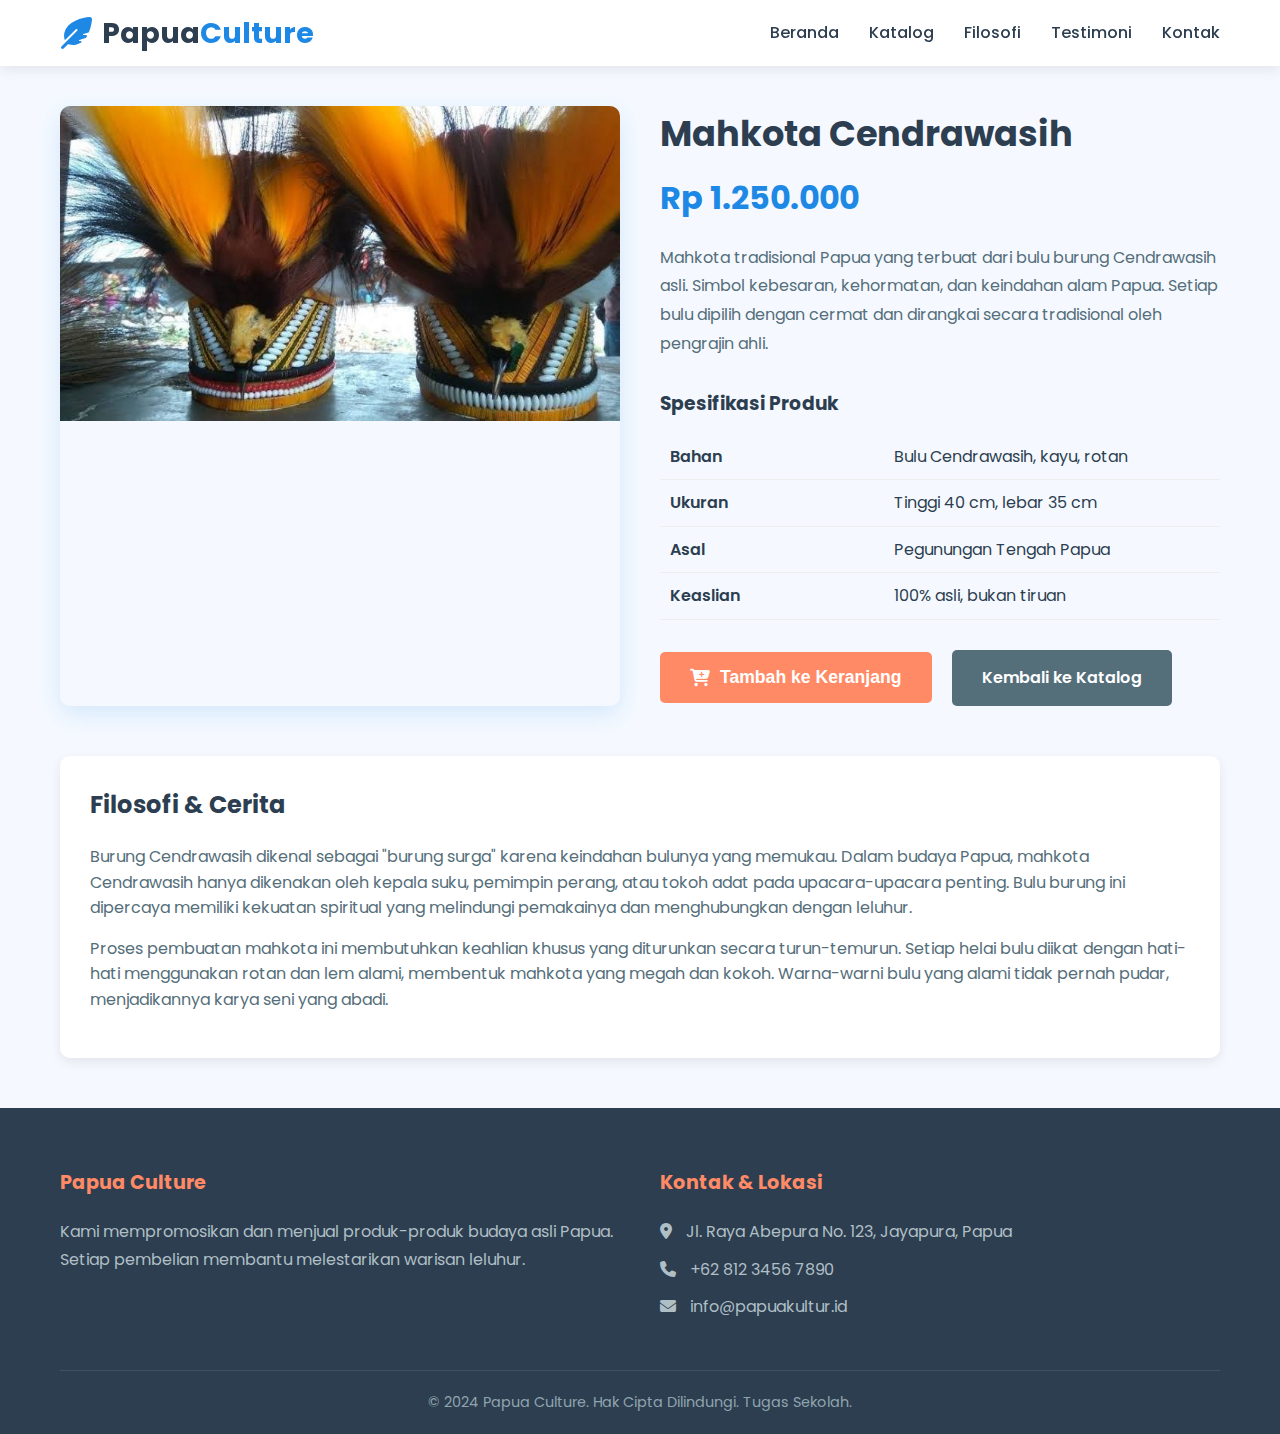
<file: mahkota-cendrawasih.html>
<!DOCTYPE html>
<html lang="id">
<head>
    <meta charset="UTF-8">
    <meta name="viewport" content="width=device-width, initial-scale=1.0">
    <title>Mahkota Cendrawasih - Papua Culture</title>
    <link rel="stylesheet" href="style.css">
    <link rel="stylesheet" href="https://cdnjs.cloudflare.com/ajax/libs/font-awesome/6.4.0/css/all.min.css">
    <link href="https://fonts.googleapis.com/css2?family=Poppins:wght@300;400;500;600;700&display=swap" rel="stylesheet">
</head>
<body>
    <header>
        <div class="container">
            <div class="logo">
                <i class="fas fa-feather-alt"></i>
                <h1>Papua<span>Culture</span></h1>
            </div>
            <nav>
                <ul>
                    <li><a href="index.html#beranda">Beranda</a></li>
                    <li><a href="index.html#katalog">Katalog</a></li>
                    <li><a href="index.html#filosofi">Filosofi</a></li>
                    <li><a href="index.html#testimoni">Testimoni</a></li>
                    <li><a href="index.html#kontak">Kontak</a></li>
                </ul>
            </nav>
            <div class="menu-toggle"><i class="fas fa-bars"></i></div>
        </div>
    </header>

    <main class="container">
        <div class="product-detail">
            <div class="detail-image">
                <img src="mahkota.jpeg" alt="Mahkota Cendrawasih">
            </div>
            <div class="detail-info">
                <h1>Mahkota Cendrawasih</h1>
                <p class="detail-price">Rp 1.250.000</p>
                <p class="detail-desc">Mahkota tradisional Papua yang terbuat dari bulu burung Cendrawasih asli. Simbol kebesaran, kehormatan, dan keindahan alam Papua. Setiap bulu dipilih dengan cermat dan dirangkai secara tradisional oleh pengrajin ahli.</p>
                
                <div class="detail-specs">
                    <h3>Spesifikasi Produk</h3>
                    <table>
                        <tr><td>Bahan</td><td>Bulu Cendrawasih, kayu, rotan</td></tr>
                        <tr><td>Ukuran</td><td>Tinggi 40 cm, lebar 35 cm</td></tr>
                        <tr><td>Asal</td><td>Pegunungan Tengah Papua</td></tr>
                        <tr><td>Keaslian</td><td>100% asli, bukan tiruan</td></tr>
                    </table>
                </div>

                <div class="detail-actions">
                    <button class="btn-add-to-cart" onclick="addToCart('Mahkota Cendrawasih')">
                        <i class="fas fa-cart-plus"></i> Tambah ke Keranjang
                    </button>
                    <a href="index.html#katalog" class="btn-back">Kembali ke Katalog</a>
                </div>
            </div>
        </div>

        <section class="product-description">
            <h2>Filosofi & Cerita</h2>
            <p>Burung Cendrawasih dikenal sebagai "burung surga" karena keindahan bulunya yang memukau. Dalam budaya Papua, mahkota Cendrawasih hanya dikenakan oleh kepala suku, pemimpin perang, atau tokoh adat pada upacara-upacara penting. Bulu burung ini dipercaya memiliki kekuatan spiritual yang melindungi pemakainya dan menghubungkan dengan leluhur.</p>
            <p>Proses pembuatan mahkota ini membutuhkan keahlian khusus yang diturunkan secara turun-temurun. Setiap helai bulu diikat dengan hati-hati menggunakan rotan dan lem alami, membentuk mahkota yang megah dan kokoh. Warna-warni bulu yang alami tidak pernah pudar, menjadikannya karya seni yang abadi.</p>
        </section>
    </main>

    <footer>
        <div class="container">
            <div class="footer-content">
                <div class="footer-about">
                    <h3>Papua Culture</h3>
                    <p>Kami mempromosikan dan menjual produk-produk budaya asli Papua. Setiap pembelian membantu melestarikan warisan leluhur.</p>
                </div>
                <div class="footer-contact">
                    <h4>Kontak & Lokasi</h4>
                    <p><i class="fas fa-map-marker-alt"></i> Jl. Raya Abepura No. 123, Jayapura, Papua</p>
                    <p><i class="fas fa-phone"></i> +62 812 3456 7890</p>
                    <p><i class="fas fa-envelope"></i> info@papuakultur.id</p>
                </div>
            </div>
            <div class="footer-bottom">
                <p>&copy; 2024 Papua Culture. Hak Cipta Dilindungi. Tugas Sekolah.</p>
            </div>
        </div>
    </footer>

    <script src="script.js"></script>
</body>
</html>
</file>
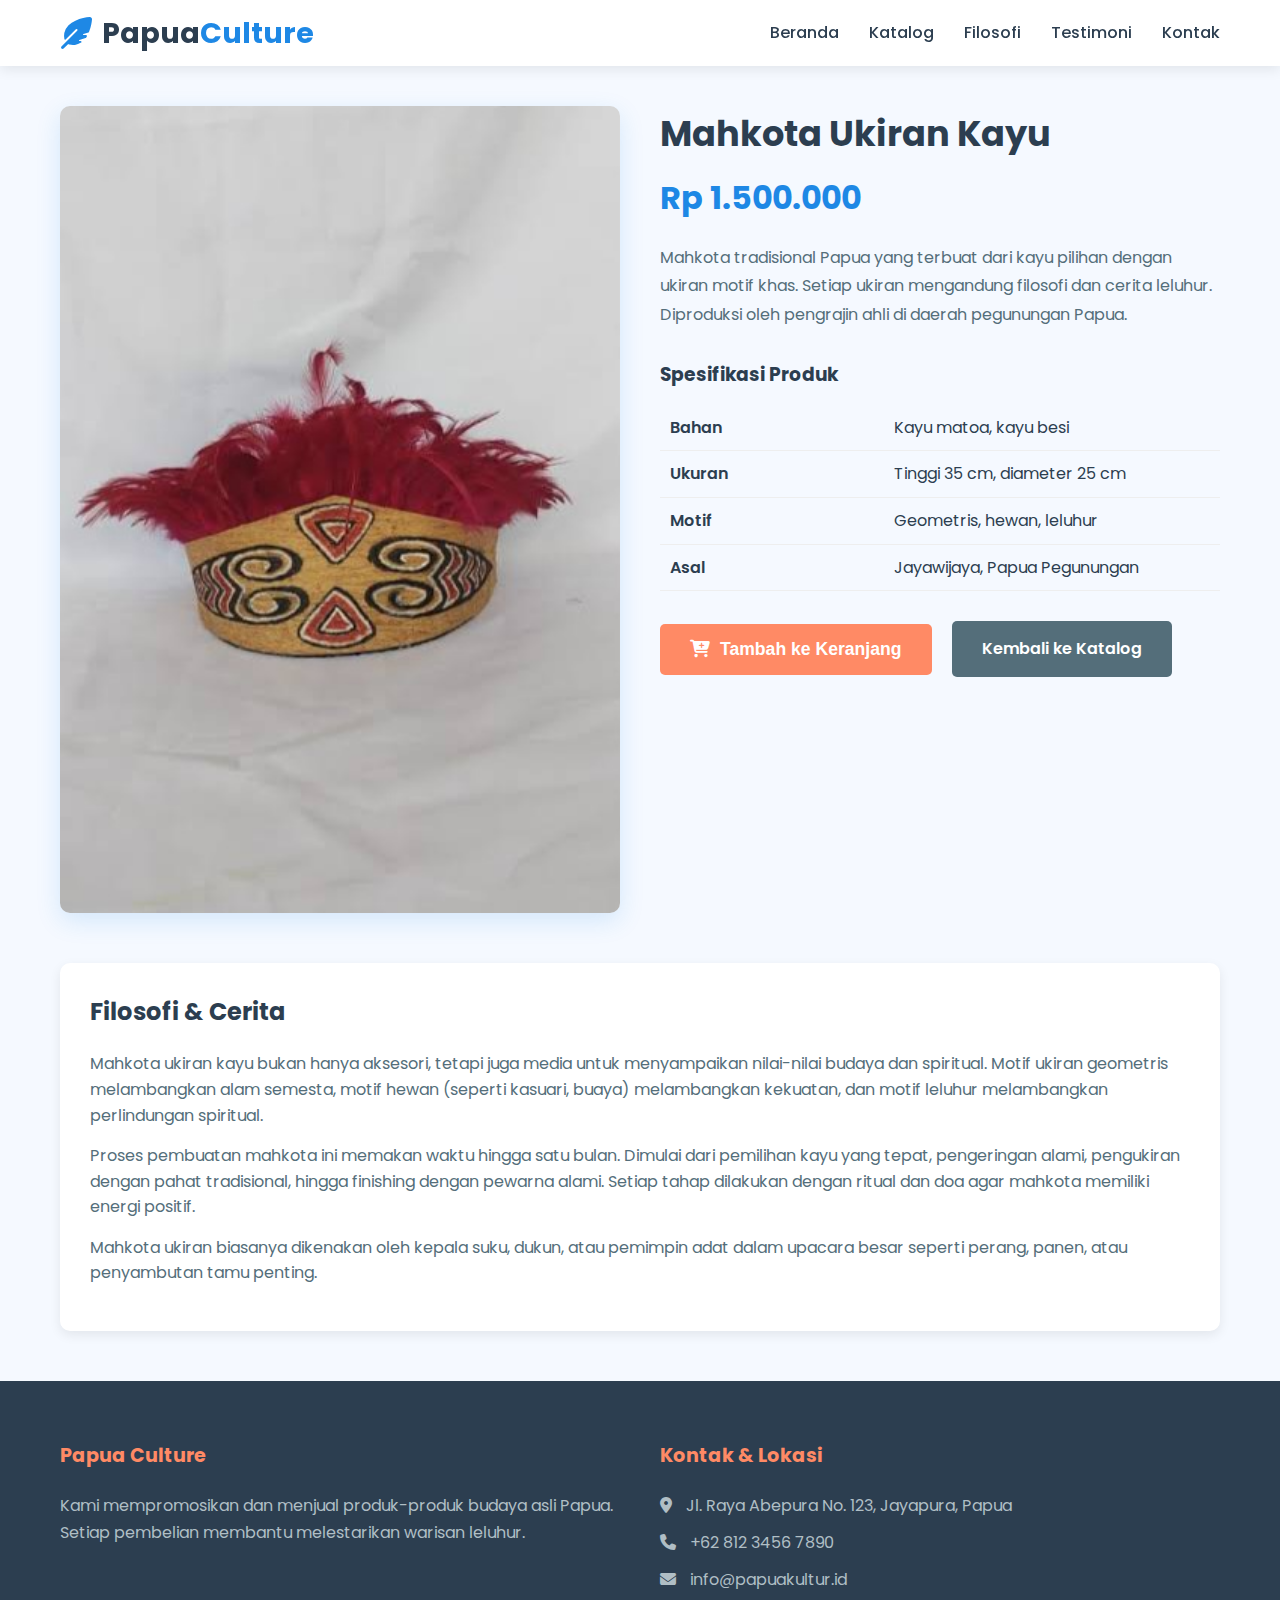
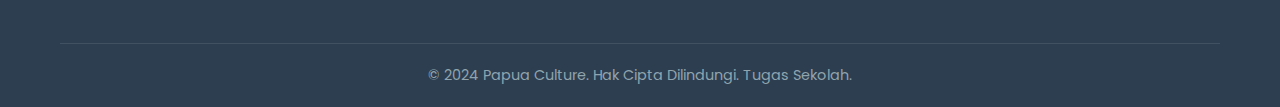
<file: mahkota-ukiran.html>
<!DOCTYPE html>
<html lang="id">
<head>
    <meta charset="UTF-8">
    <meta name="viewport" content="width=device-width, initial-scale=1.0">
    <title>Mahkota Ukiran Kayu - Papua Culture</title>
    <link rel="stylesheet" href="style.css">
    <link rel="stylesheet" href="https://cdnjs.cloudflare.com/ajax/libs/font-awesome/6.4.0/css/all.min.css">
    <link href="https://fonts.googleapis.com/css2?family=Poppins:wght@300;400;500;600;700&display=swap" rel="stylesheet">
</head>
<body>
    <header>
        <div class="container">
            <div class="logo">
                <i class="fas fa-feather-alt"></i>
                <h1>Papua<span>Culture</span></h1>
            </div>
            <nav>
                <ul>
                    <li><a href="index.html#beranda">Beranda</a></li>
                    <li><a href="index.html#katalog">Katalog</a></li>
                    <li><a href="index.html#filosofi">Filosofi</a></li>
                    <li><a href="index.html#testimoni">Testimoni</a></li>
                    <li><a href="index.html#kontak">Kontak</a></li>
                </ul>
            </nav>
            <div class="menu-toggle"><i class="fas fa-bars"></i></div>
        </div>
    </header>

    <main class="container">
        <div class="product-detail">
            <div class="detail-image">
                <img src="ukiran2.jpeg" alt="Mahkota Ukiran Kayu">
            </div>
            <div class="detail-info">
                <h1>Mahkota Ukiran Kayu</h1>
                <p class="detail-price">Rp 1.500.000</p>
                <p class="detail-desc">Mahkota tradisional Papua yang terbuat dari kayu pilihan dengan ukiran motif khas. Setiap ukiran mengandung filosofi dan cerita leluhur. Diproduksi oleh pengrajin ahli di daerah pegunungan Papua.</p>
                
                <div class="detail-specs">
                    <h3>Spesifikasi Produk</h3>
                    <table>
                        <tr><td>Bahan</td><td>Kayu matoa, kayu besi</td></tr>
                        <tr><td>Ukuran</td><td>Tinggi 35 cm, diameter 25 cm</td></tr>
                        <tr><td>Motif</td><td>Geometris, hewan, leluhur</td></tr>
                        <tr><td>Asal</td><td>Jayawijaya, Papua Pegunungan</td></tr>
                    </table>
                </div>

                <div class="detail-actions">
                    <button class="btn-add-to-cart" onclick="addToCart('Mahkota Ukiran Kayu')">
                        <i class="fas fa-cart-plus"></i> Tambah ke Keranjang
                    </button>
                    <a href="index.html#katalog" class="btn-back">Kembali ke Katalog</a>
                </div>
            </div>
        </div>

        <section class="product-description">
            <h2>Filosofi & Cerita</h2>
            <p>Mahkota ukiran kayu bukan hanya aksesori, tetapi juga media untuk menyampaikan nilai-nilai budaya dan spiritual. Motif ukiran geometris melambangkan alam semesta, motif hewan (seperti kasuari, buaya) melambangkan kekuatan, dan motif leluhur melambangkan perlindungan spiritual.</p>
            <p>Proses pembuatan mahkota ini memakan waktu hingga satu bulan. Dimulai dari pemilihan kayu yang tepat, pengeringan alami, pengukiran dengan pahat tradisional, hingga finishing dengan pewarna alami. Setiap tahap dilakukan dengan ritual dan doa agar mahkota memiliki energi positif.</p>
            <p>Mahkota ukiran biasanya dikenakan oleh kepala suku, dukun, atau pemimpin adat dalam upacara besar seperti perang, panen, atau penyambutan tamu penting.</p>
        </section>
    </main>

    <footer>
        <div class="container">
            <div class="footer-content">
                <div class="footer-about">
                    <h3>Papua Culture</h3>
                    <p>Kami mempromosikan dan menjual produk-produk budaya asli Papua. Setiap pembelian membantu melestarikan warisan leluhur.</p>
                </div>
                <div class="footer-contact">
                    <h4>Kontak & Lokasi</h4>
                    <p><i class="fas fa-map-marker-alt"></i> Jl. Raya Abepura No. 123, Jayapura, Papua</p>
                    <p><i class="fas fa-phone"></i> +62 812 3456 7890</p>
                    <p><i class="fas fa-envelope"></i> info@papuakultur.id</p>
                </div>
            </div>
            <div class="footer-bottom">
                <p>&copy; 2024 Papua Culture. Hak Cipta Dilindungi. Tugas Sekolah.</p>
            </div>
        </div>
    </footer>

    <script src="script.js"></script>
</body>
</html>
</file>
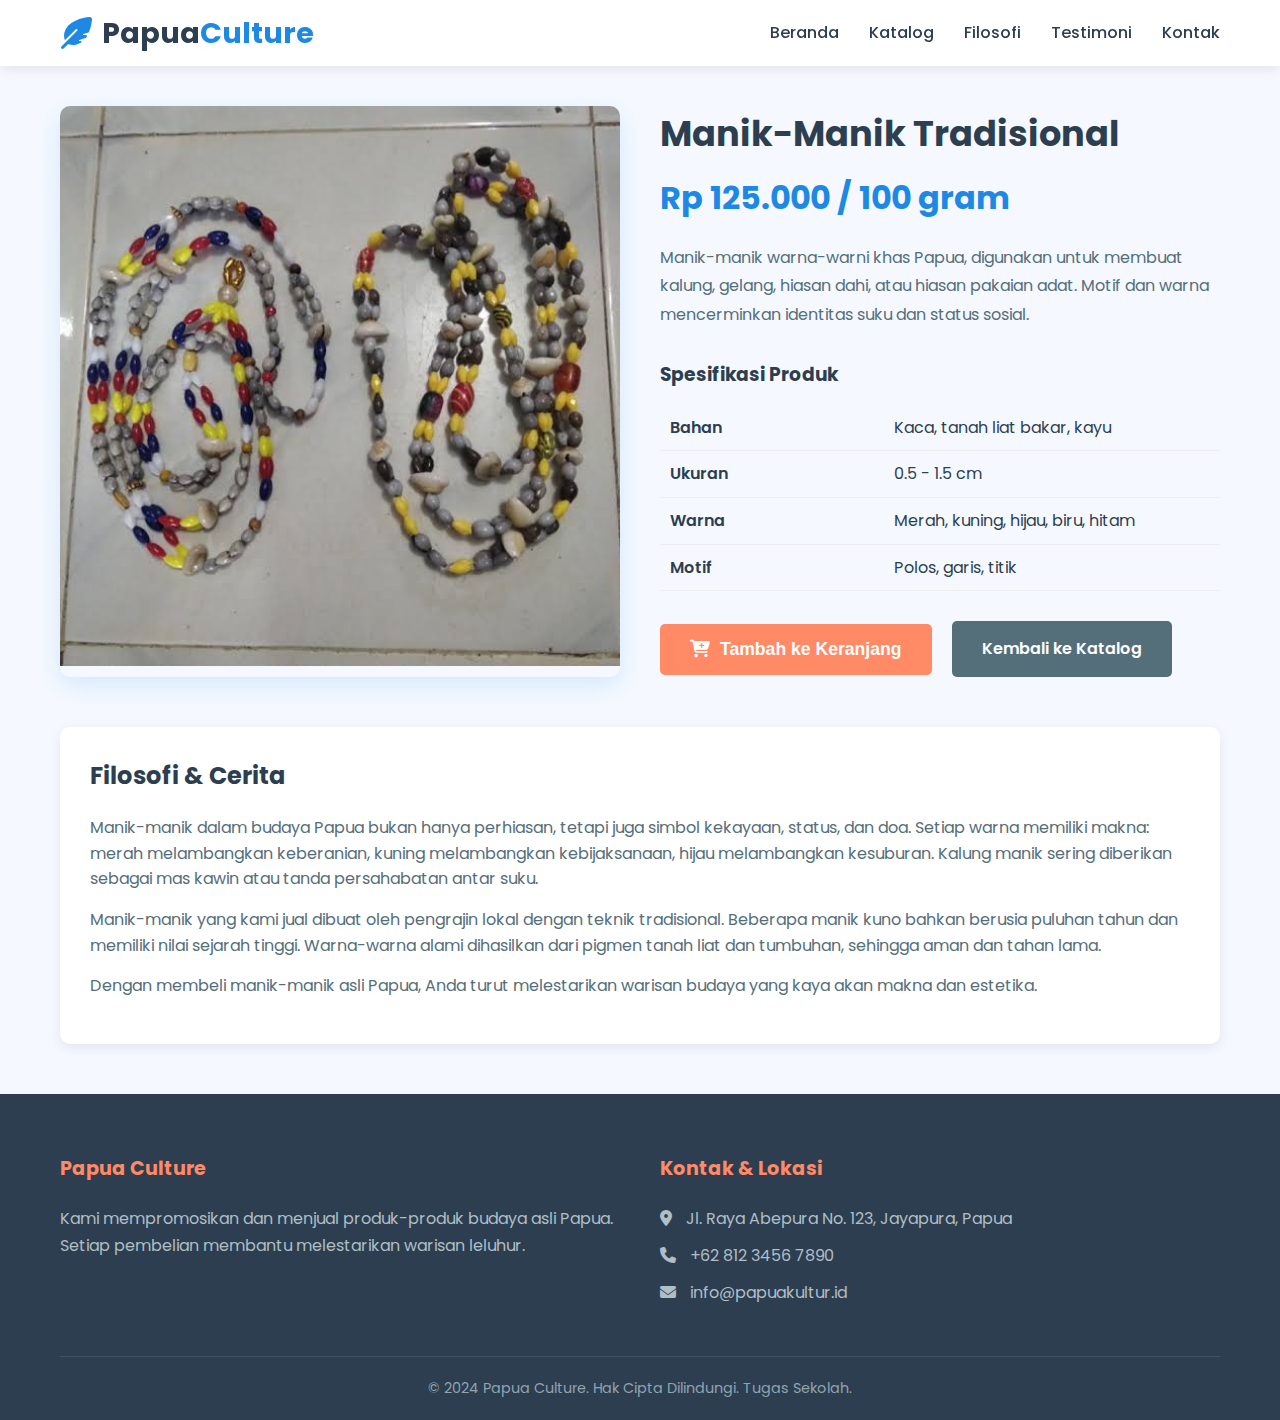
<file: manik-manik.html>
<!DOCTYPE html>
<html lang="id">
<head>
    <meta charset="UTF-8">
    <meta name="viewport" content="width=device-width, initial-scale=1.0">
    <title>Manik-Manik Tradisional - Papua Culture</title>
    <link rel="stylesheet" href="style.css">
    <link rel="stylesheet" href="https://cdnjs.cloudflare.com/ajax/libs/font-awesome/6.4.0/css/all.min.css">
    <link href="https://fonts.googleapis.com/css2?family=Poppins:wght@300;400;500;600;700&display=swap" rel="stylesheet">
</head>
<body>
    <header>
        <div class="container">
            <div class="logo">
                <i class="fas fa-feather-alt"></i>
                <h1>Papua<span>Culture</span></h1>
            </div>
            <nav>
                <ul>
                    <li><a href="index.html#beranda">Beranda</a></li>
                    <li><a href="index.html#katalog">Katalog</a></li>
                    <li><a href="index.html#filosofi">Filosofi</a></li>
                    <li><a href="index.html#testimoni">Testimoni</a></li>
                    <li><a href="index.html#kontak">Kontak</a></li>
                </ul>
            </nav>
            <div class="menu-toggle"><i class="fas fa-bars"></i></div>
        </div>
    </header>

    <main class="container">
        <div class="product-detail">
            <div class="detail-image">
                <img src="-manik.jpeg" alt="Manik-Manik Tradisional">
            </div>
            <div class="detail-info">
                <h1>Manik-Manik Tradisional</h1>
                <p class="detail-price">Rp 125.000 / 100 gram</p>
                <p class="detail-desc">Manik-manik warna-warni khas Papua, digunakan untuk membuat kalung, gelang, hiasan dahi, atau hiasan pakaian adat. Motif dan warna mencerminkan identitas suku dan status sosial.</p>
                
                <div class="detail-specs">
                    <h3>Spesifikasi Produk</h3>
                    <table>
                        <tr><td>Bahan</td><td>Kaca, tanah liat bakar, kayu</td></tr>
                        <tr><td>Ukuran</td><td>0.5 - 1.5 cm</td></tr>
                        <tr><td>Warna</td><td>Merah, kuning, hijau, biru, hitam</td></tr>
                        <tr><td>Motif</td><td>Polos, garis, titik</td></tr>
                    </table>
                </div>

                <div class="detail-actions">
                    <button class="btn-add-to-cart" onclick="addToCart('Manik-Manik')">
                        <i class="fas fa-cart-plus"></i> Tambah ke Keranjang
                    </button>
                    <a href="index.html#katalog" class="btn-back">Kembali ke Katalog</a>
                </div>
            </div>
        </div>

        <section class="product-description">
            <h2>Filosofi & Cerita</h2>
            <p>Manik-manik dalam budaya Papua bukan hanya perhiasan, tetapi juga simbol kekayaan, status, dan doa. Setiap warna memiliki makna: merah melambangkan keberanian, kuning melambangkan kebijaksanaan, hijau melambangkan kesuburan. Kalung manik sering diberikan sebagai mas kawin atau tanda persahabatan antar suku.</p>
            <p>Manik-manik yang kami jual dibuat oleh pengrajin lokal dengan teknik tradisional. Beberapa manik kuno bahkan berusia puluhan tahun dan memiliki nilai sejarah tinggi. Warna-warna alami dihasilkan dari pigmen tanah liat dan tumbuhan, sehingga aman dan tahan lama.</p>
            <p>Dengan membeli manik-manik asli Papua, Anda turut melestarikan warisan budaya yang kaya akan makna dan estetika.</p>
        </section>
    </main>

    <footer>
        <div class="container">
            <div class="footer-content">
                <div class="footer-about">
                    <h3>Papua Culture</h3>
                    <p>Kami mempromosikan dan menjual produk-produk budaya asli Papua. Setiap pembelian membantu melestarikan warisan leluhur.</p>
                </div>
                <div class="footer-contact">
                    <h4>Kontak & Lokasi</h4>
                    <p><i class="fas fa-map-marker-alt"></i> Jl. Raya Abepura No. 123, Jayapura, Papua</p>
                    <p><i class="fas fa-phone"></i> +62 812 3456 7890</p>
                    <p><i class="fas fa-envelope"></i> info@papuakultur.id</p>
                </div>
            </div>
            <div class="footer-bottom">
                <p>&copy; 2024 Papua Culture. Hak Cipta Dilindungi. Tugas Sekolah.</p>
            </div>
        </div>
    </footer>

    <script src="script.js"></script>
</body>
</html>
</file>
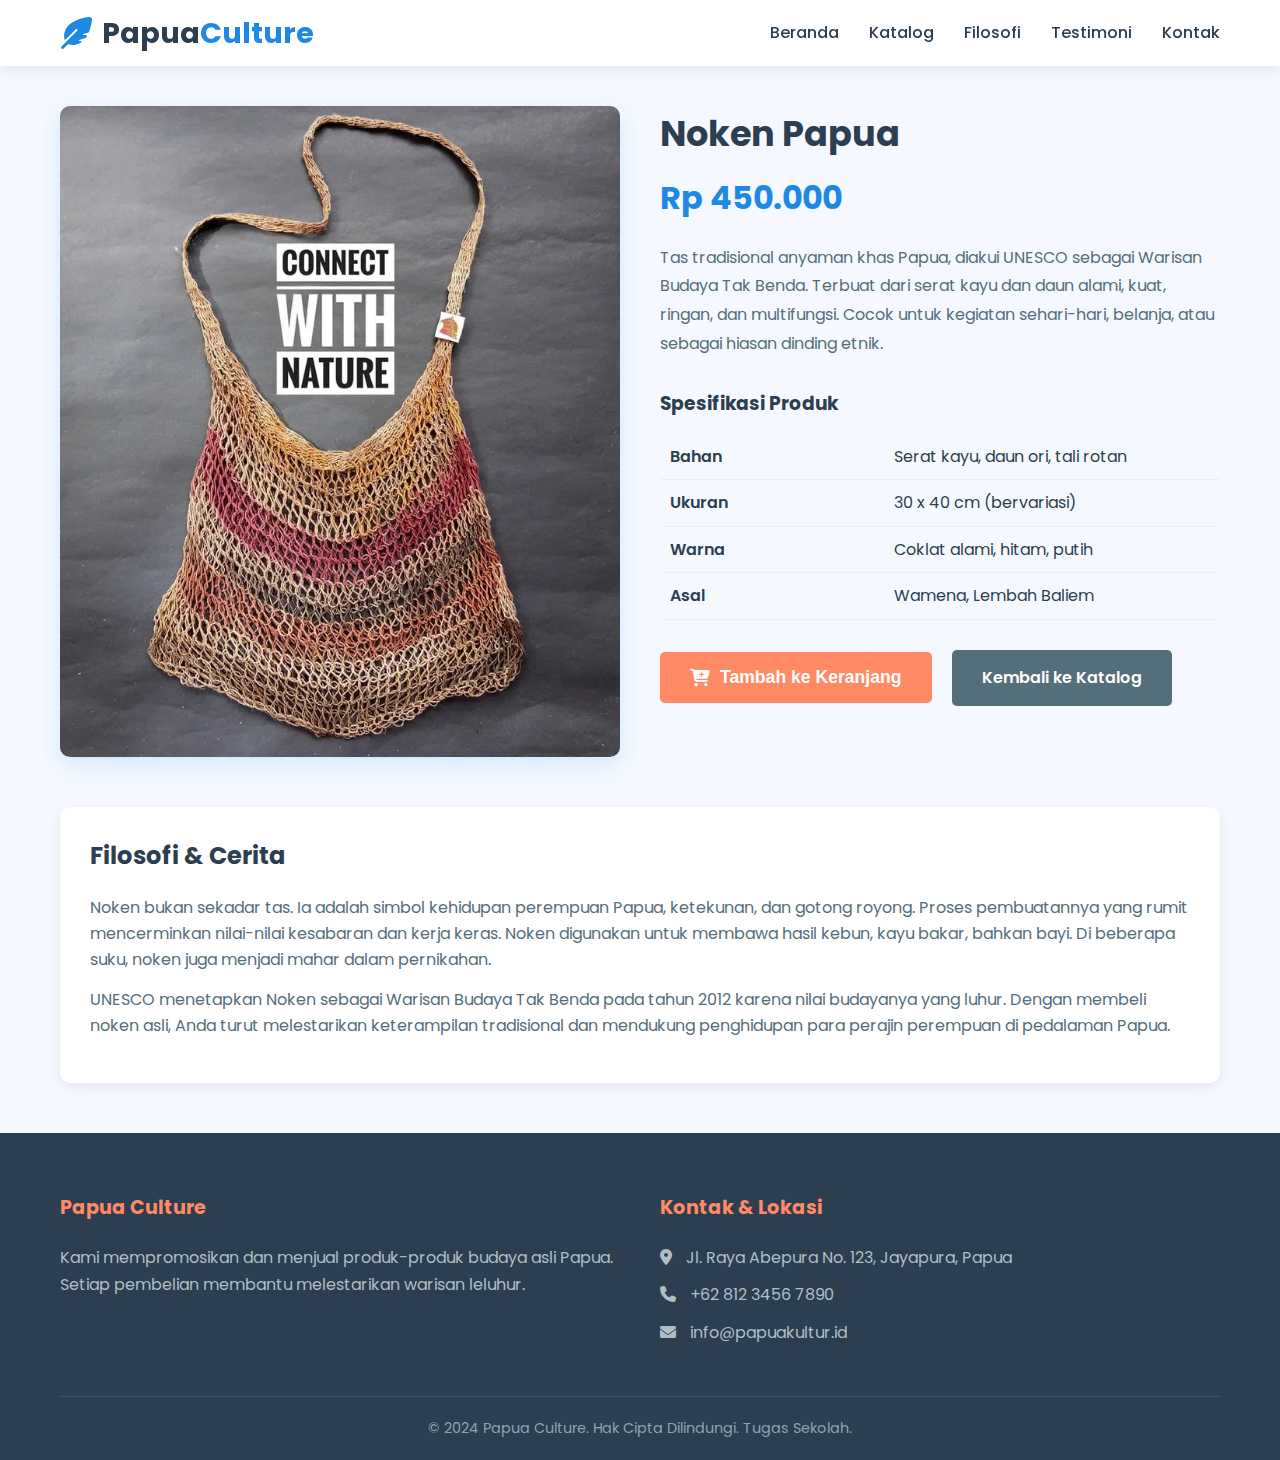
<file: noken.html>
<!DOCTYPE html>
<html lang="id">
<head>
    <meta charset="UTF-8">
    <meta name="viewport" content="width=device-width, initial-scale=1.0">
    <title>Noken Papua - Papua Culture</title>
    <link rel="stylesheet" href="style.css">
    <link rel="stylesheet" href="https://cdnjs.cloudflare.com/ajax/libs/font-awesome/6.4.0/css/all.min.css">
    <link href="https://fonts.googleapis.com/css2?family=Poppins:wght@300;400;500;600;700&display=swap" rel="stylesheet">
</head>
<body>
    <header>
        <div class="container">
            <div class="logo">
                <i class="fas fa-feather-alt"></i>
                <h1>Papua<span>Culture</span></h1>
            </div>
            <nav>
                <ul>
                    <li><a href="index.html#beranda">Beranda</a></li>
                    <li><a href="index.html#katalog">Katalog</a></li>
                    <li><a href="index.html#filosofi">Filosofi</a></li>
                    <li><a href="index.html#testimoni">Testimoni</a></li>
                    <li><a href="index.html#kontak">Kontak</a></li>
                </ul>
            </nav>
            <div class="menu-toggle"><i class="fas fa-bars"></i></div>
        </div>
    </header>

    <main class="container">
        <div class="product-detail">
            <div class="detail-image">
                <img src="-noken.jpg" alt="Noken Papua">
            </div>
            <div class="detail-info">
                <h1>Noken Papua</h1>
                <p class="detail-price">Rp 450.000</p>
                <p class="detail-desc">Tas tradisional anyaman khas Papua, diakui UNESCO sebagai Warisan Budaya Tak Benda. Terbuat dari serat kayu dan daun alami, kuat, ringan, dan multifungsi. Cocok untuk kegiatan sehari-hari, belanja, atau sebagai hiasan dinding etnik.</p>
                
                <div class="detail-specs">
                    <h3>Spesifikasi Produk</h3>
                    <table>
                        <tr><td>Bahan</td><td>Serat kayu, daun ori, tali rotan</td></tr>
                        <tr><td>Ukuran</td><td>30 x 40 cm (bervariasi)</td></tr>
                        <tr><td>Warna</td><td>Coklat alami, hitam, putih</td></tr>
                        <tr><td>Asal</td><td>Wamena, Lembah Baliem</td></tr>
                    </table>
                </div>

                <div class="detail-actions">
                    <button class="btn-add-to-cart" onclick="addToCart('Noken Papua')">
                        <i class="fas fa-cart-plus"></i> Tambah ke Keranjang
                    </button>
                    <a href="index.html#katalog" class="btn-back">Kembali ke Katalog</a>
                </div>
            </div>
        </div>

        <section class="product-description">
            <h2>Filosofi & Cerita</h2>
            <p>Noken bukan sekadar tas. Ia adalah simbol kehidupan perempuan Papua, ketekunan, dan gotong royong. Proses pembuatannya yang rumit mencerminkan nilai-nilai kesabaran dan kerja keras. Noken digunakan untuk membawa hasil kebun, kayu bakar, bahkan bayi. Di beberapa suku, noken juga menjadi mahar dalam pernikahan.</p>
            <p>UNESCO menetapkan Noken sebagai Warisan Budaya Tak Benda pada tahun 2012 karena nilai budayanya yang luhur. Dengan membeli noken asli, Anda turut melestarikan keterampilan tradisional dan mendukung penghidupan para perajin perempuan di pedalaman Papua.</p>
        </section>
    </main>

    <footer>
        <div class="container">
            <div class="footer-content">
                <div class="footer-about">
                    <h3>Papua Culture</h3>
                    <p>Kami mempromosikan dan menjual produk-produk budaya asli Papua. Setiap pembelian membantu melestarikan warisan leluhur.</p>
                </div>
                <div class="footer-contact">
                    <h4>Kontak & Lokasi</h4>
                    <p><i class="fas fa-map-marker-alt"></i> Jl. Raya Abepura No. 123, Jayapura, Papua</p>
                    <p><i class="fas fa-phone"></i> +62 812 3456 7890</p>
                    <p><i class="fas fa-envelope"></i> info@papuakultur.id</p>
                </div>
            </div>
            <div class="footer-bottom">
                <p>&copy; 2024 Papua Culture. Hak Cipta Dilindungi. Tugas Sekolah.</p>
            </div>
        </div>
    </footer>

    <script src="script.js"></script>
</body>
</html>
</file>
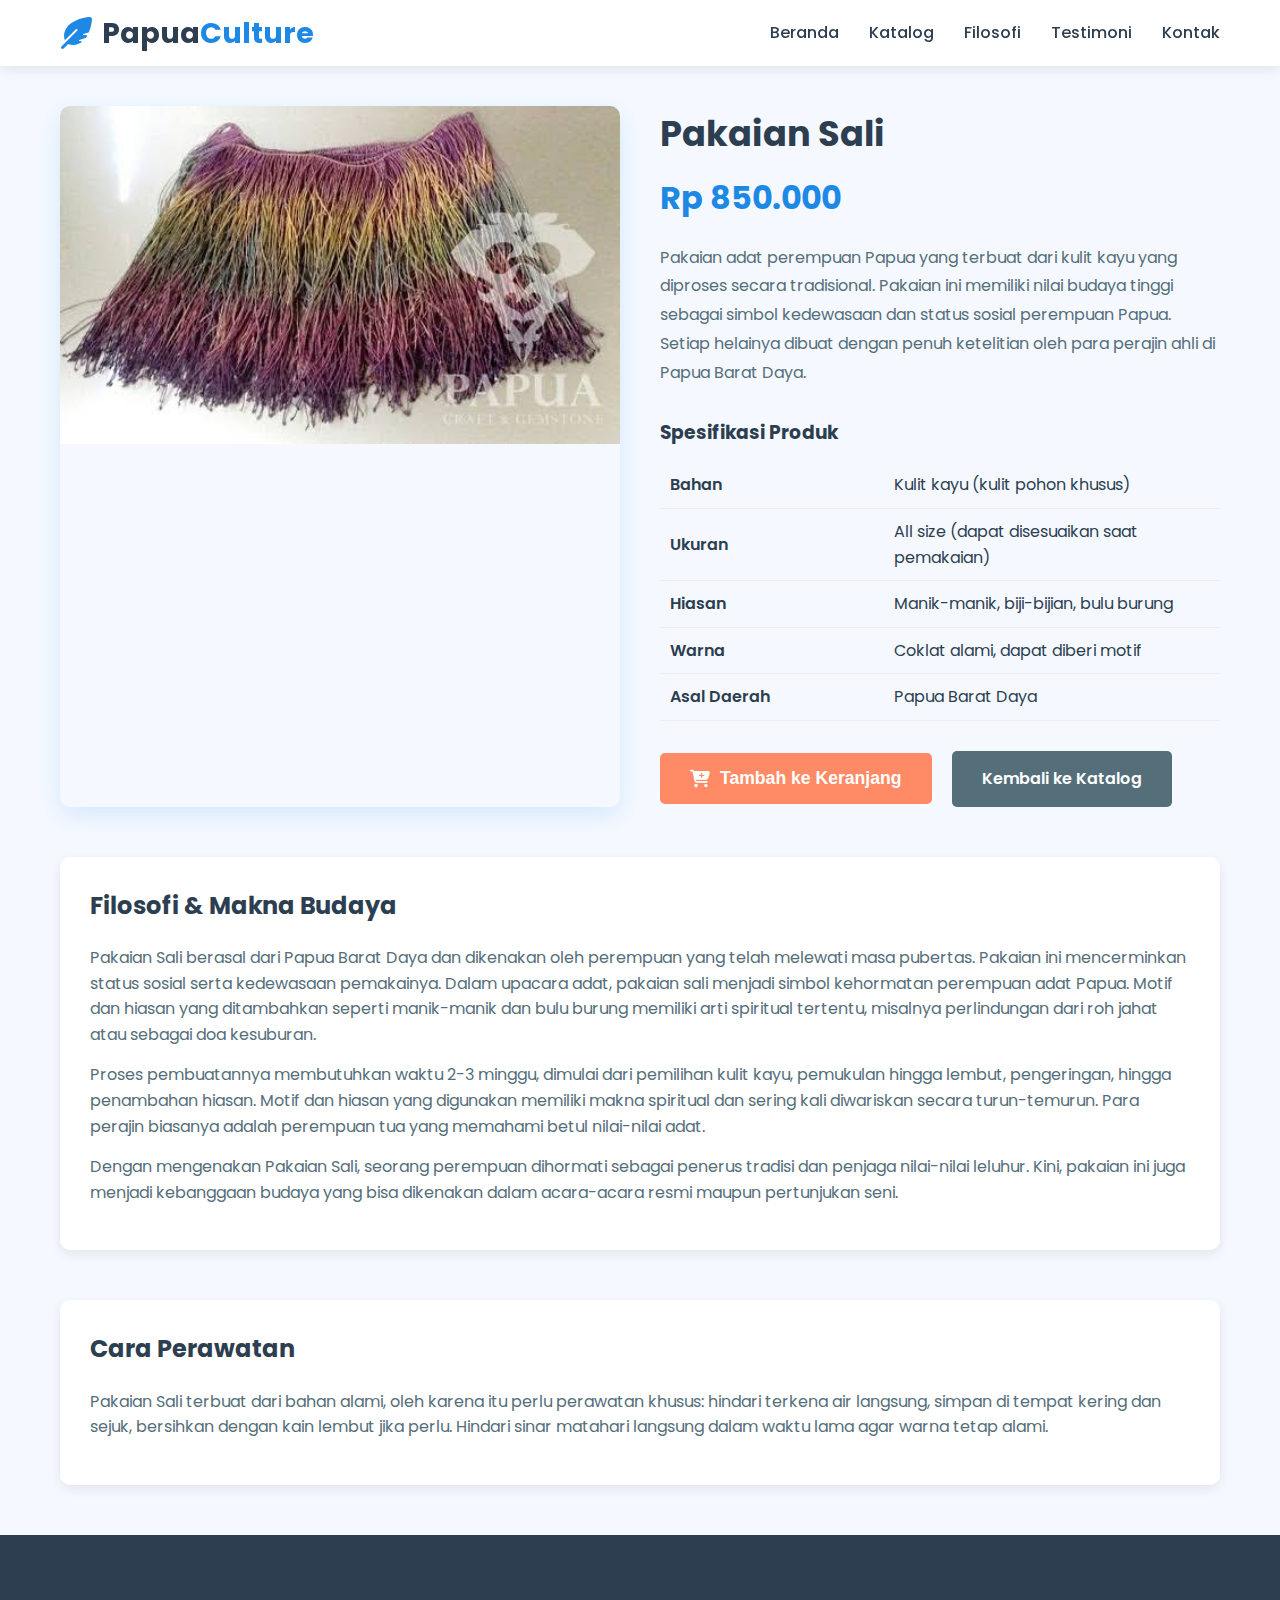
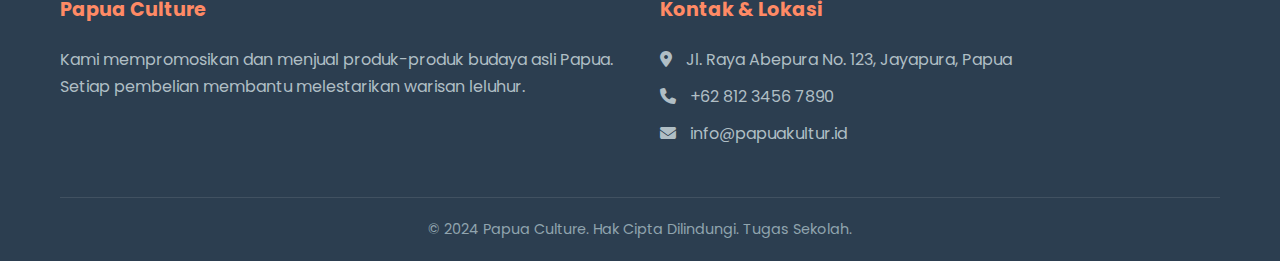
<file: pakaian-sali.html>
<!DOCTYPE html>
<html lang="id">
<head>
    <meta charset="UTF-8">
    <meta name="viewport" content="width=device-width, initial-scale=1.0">
    <title>Pakaian Sali - Papua Culture</title>
    <link rel="stylesheet" href="style.css">
    <link rel="stylesheet" href="https://cdnjs.cloudflare.com/ajax/libs/font-awesome/6.4.0/css/all.min.css">
    <link href="https://fonts.googleapis.com/css2?family=Poppins:wght@300;400;500;600;700&display=swap" rel="stylesheet">
</head>
<body>
    <header>
        <div class="container">
            <div class="logo">
                <i class="fas fa-feather-alt"></i>
                <h1>Papua<span>Culture</span></h1>
            </div>
            <nav>
                <ul>
                    <li><a href="index.html#beranda">Beranda</a></li>
                    <li><a href="index.html#katalog">Katalog</a></li>
                    <li><a href="index.html#filosofi">Filosofi</a></li>
                    <li><a href="index.html#testimoni">Testimoni</a></li>
                    <li><a href="index.html#kontak">Kontak</a></li>
                </ul>
            </nav>
            <div class="menu-toggle"><i class="fas fa-bars"></i></div>
        </div>
    </header>

    <main class="container">
        <div class="product-detail">
            <div class="detail-image">
                <img src="sali.jpeg" alt="Pakaian Sali">
            </div>
            <div class="detail-info">
                <h1>Pakaian Sali</h1>
                <p class="detail-price">Rp 850.000</p>
                <p class="detail-desc">Pakaian adat perempuan Papua yang terbuat dari kulit kayu yang diproses secara tradisional. Pakaian ini memiliki nilai budaya tinggi sebagai simbol kedewasaan dan status sosial perempuan Papua. Setiap helainya dibuat dengan penuh ketelitian oleh para perajin ahli di Papua Barat Daya.</p>
                
                <div class="detail-specs">
                    <h3>Spesifikasi Produk</h3>
                    <table>
                        <tr><td>Bahan</td><td>Kulit kayu (kulit pohon khusus)</td></tr>
                        <tr><td>Ukuran</td><td>All size (dapat disesuaikan saat pemakaian)</td></tr>
                        <tr><td>Hiasan</td><td>Manik-manik, biji-bijian, bulu burung</td></tr>
                        <tr><td>Warna</td><td>Coklat alami, dapat diberi motif</td></tr>
                        <tr><td>Asal Daerah</td><td>Papua Barat Daya</td></tr>
                    </table>
                </div>

                <div class="detail-actions">
                    <button class="btn-add-to-cart" onclick="addToCart('Pakaian Sali')">
                        <i class="fas fa-cart-plus"></i> Tambah ke Keranjang
                    </button>
                    <a href="index.html#katalog" class="btn-back">Kembali ke Katalog</a>
                </div>
            </div>
        </div>

        <section class="product-description">
            <h2>Filosofi & Makna Budaya</h2>
            <p>Pakaian Sali berasal dari Papua Barat Daya dan dikenakan oleh perempuan yang telah melewati masa pubertas. Pakaian ini mencerminkan status sosial serta kedewasaan pemakainya. Dalam upacara adat, pakaian sali menjadi simbol kehormatan perempuan adat Papua. Motif dan hiasan yang ditambahkan seperti manik-manik dan bulu burung memiliki arti spiritual tertentu, misalnya perlindungan dari roh jahat atau sebagai doa kesuburan.</p>
            <p>Proses pembuatannya membutuhkan waktu 2-3 minggu, dimulai dari pemilihan kulit kayu, pemukulan hingga lembut, pengeringan, hingga penambahan hiasan. Motif dan hiasan yang digunakan memiliki makna spiritual dan sering kali diwariskan secara turun-temurun. Para perajin biasanya adalah perempuan tua yang memahami betul nilai-nilai adat.</p>
            <p>Dengan mengenakan Pakaian Sali, seorang perempuan dihormati sebagai penerus tradisi dan penjaga nilai-nilai leluhur. Kini, pakaian ini juga menjadi kebanggaan budaya yang bisa dikenakan dalam acara-acara resmi maupun pertunjukan seni.</p>
        </section>

        <section class="product-description" style="margin-top: 30px;">
            <h2>Cara Perawatan</h2>
            <p>Pakaian Sali terbuat dari bahan alami, oleh karena itu perlu perawatan khusus: hindari terkena air langsung, simpan di tempat kering dan sejuk, bersihkan dengan kain lembut jika perlu. Hindari sinar matahari langsung dalam waktu lama agar warna tetap alami.</p>
        </section>
    </main>

    <footer>
        <div class="container">
            <div class="footer-content">
                <div class="footer-about">
                    <h3>Papua Culture</h3>
                    <p>Kami mempromosikan dan menjual produk-produk budaya asli Papua. Setiap pembelian membantu melestarikan warisan leluhur.</p>
                </div>
                <div class="footer-contact">
                    <h4>Kontak & Lokasi</h4>
                    <p><i class="fas fa-map-marker-alt"></i> Jl. Raya Abepura No. 123, Jayapura, Papua</p>
                    <p><i class="fas fa-phone"></i> +62 812 3456 7890</p>
                    <p><i class="fas fa-envelope"></i> info@papuakultur.id</p>
                </div>
            </div>
            <div class="footer-bottom">
                <p>&copy; 2024 Papua Culture. Hak Cipta Dilindungi. Tugas Sekolah.</p>
            </div>
        </div>
    </footer>

    <script src="script.js"></script>
</body>
</html>
</file>
<file: style.css>
/* ===========================================
   RESET & VARIABEL
   =========================================== */
* {
    margin: 0;
    padding: 0;
    box-sizing: border-box;
}

:root {
    --primary: #1e88e5;
    --primary-dark: #1565c0;
    --secondary: #ff8a65;
    --dark: #2c3e50;
    --light: #f5f9ff;
    --gray: #546e7a;
    --white: #ffffff;
    --shadow: 0 4px 12px rgba(0,0,0,0.08);
    --shadow-hover: 0 8px 24px rgba(30,136,229,0.15);
}

html {
    scroll-behavior: smooth;
}

body {
    font-family: 'Poppins', sans-serif;
    background-color: var(--light);
    color: var(--dark);
    line-height: 1.6;
}

.container {
    max-width: 1200px;
    margin: 0 auto;
    padding: 0 20px;
}

a {
    text-decoration: none;
    color: inherit;
}

ul {
    list-style: none;
}

.section-title {
    text-align: center;
    font-size: 2.2rem;
    margin-bottom: 50px;
    color: var(--primary-dark);
    position: relative;
    padding-bottom: 15px;
}

.section-title::after {
    content: '';
    position: absolute;
    bottom: 0;
    left: 50%;
    transform: translateX(-50%);
    width: 80px;
    height: 3px;
    background-color: var(--secondary);
}

/* ===========================================
   HEADER
   =========================================== */
header {
    background-color: var(--white);
    box-shadow: var(--shadow);
    position: sticky;
    top: 0;
    z-index: 100;
    padding: 10px 0;
}

header .container {
    display: flex;
    align-items: center;
    justify-content: space-between;
}

.logo {
    display: flex;
    align-items: center;
    gap: 10px;
}

.logo i {
    font-size: 2rem;
    color: var(--primary);
}

.logo h1 {
    font-size: 1.8rem;
    color: var(--dark);
}

.logo h1 span {
    color: var(--primary);
}

nav ul {
    display: flex;
    gap: 30px;
}

nav a {
    font-weight: 500;
    color: var(--dark);
    transition: 0.3s;
}

nav a:hover {
    color: var(--primary);
}

.menu-toggle {
    display: none;
    font-size: 1.5rem;
    cursor: pointer;
}

/* ===========================================
   HERO SECTION
   =========================================== */
.hero {
    position: relative;
    width: 100%;
    height: 80vh;
    overflow: hidden;
}

.hero-image {
    position: relative;
    width: 100%;
    height: 100%;
}

.hero-image img {
    width: 100%;
    height: 100%;
    object-fit: cover;
}

.hero-overlay {
    position: absolute;
    top: 0;
    left: 0;
    width: 100%;
    height: 100%;
    background: linear-gradient(to right, rgba(0,0,0,0.6), rgba(0,0,0,0.3));
}

.hero-content {
    position: absolute;
    top: 50%;
    left: 50%;
    transform: translate(-50%, -50%);
    text-align: center;
    color: white;
    z-index: 2;
    width: 80%;
}

.hero-content h1 {
    font-size: 3rem;
    margin-bottom: 20px;
    text-shadow: 2px 2px 5px rgba(0,0,0,0.5);
}

.hero-content p {
    font-size: 1.3rem;
    margin-bottom: 30px;
}

.btn {
    display: inline-block;
    background-color: var(--primary);
    color: white;
    padding: 12px 30px;
    border-radius: 30px;
    font-weight: 600;
    transition: 0.3s;
    border: 2px solid transparent;
}

.btn:hover {
    background-color: transparent;
    border-color: white;
    transform: scale(1.05);
}

/* ===========================================
   KATALOG PRODUK
   =========================================== */
.catalog {
    padding: 80px 0;
    background-color: var(--white);
}

.product-grid {
    display: grid;
    grid-template-columns: repeat(auto-fit, minmax(300px, 1fr));
    gap: 30px;
}

.product-card {
    background-color: var(--light);
    border-radius: 10px;
    overflow: hidden;
    box-shadow: var(--shadow);
    transition: 0.3s;
    position: relative;
}

.product-card:hover {
    transform: translateY(-10px);
    box-shadow: var(--shadow-hover);
}

.product-image {
    height: 250px;
    overflow: hidden;
    position: relative;
}

.product-image img {
    width: 100%;
    height: 100%;
    object-fit: cover;
    transition: 0.5s;
}

.product-card:hover .product-image img {
    transform: scale(1.1);
}

.badge {
    position: absolute;
    top: 10px;
    right: 10px;
    background-color: var(--secondary);
    color: white;
    padding: 5px 10px;
    border-radius: 3px;
    font-size: 0.8rem;
    font-weight: 600;
    z-index: 2;
}

.product-info {
    padding: 20px;
}

.product-info h3 {
    font-size: 1.5rem;
    margin-bottom: 10px;
    color: var(--primary-dark);
}

.product-desc {
    color: var(--gray);
    margin-bottom: 15px;
    font-size: 0.95rem;
}

.product-specs {
    border-top: 1px solid #ddd;
    padding-top: 10px;
    margin-bottom: 15px;
}

.product-specs li {
    color: var(--dark);
    font-size: 0.9rem;
    margin-bottom: 5px;
}

.product-actions {
    display: flex;
    gap: 10px;
}

.btn-detail {
    flex: 1;
    background-color: var(--primary);
    color: white;
    padding: 10px 0;
    text-align: center;
    border-radius: 5px;
    font-weight: 500;
    transition: 0.3s;
}

.btn-detail:hover {
    background-color: var(--primary-dark);
}

.btn-cart {
    background-color: var(--secondary);
    color: white;
    border: none;
    width: 50px;
    border-radius: 5px;
    cursor: pointer;
    transition: 0.3s;
}

.btn-cart:hover {
    background-color: #e65100;
}

/* ===========================================
   FILOSOFI (STORYTELLING)
   =========================================== */
.philosophy {
    padding: 80px 0;
    background: linear-gradient(135deg, var(--light) 0%, var(--light) 100%);
}

.philosophy-grid {
    display: grid;
    grid-template-columns: repeat(auto-fit, minmax(300px, 1fr));
    gap: 30px;
}

.philosophy-item {
    text-align: center;
    padding: 30px 20px;
    background-color: var(--white);
    border-radius: 10px;
    box-shadow: var(--shadow);
    transition: 0.3s;
}

.philosophy-item:hover {
    transform: translateY(-5px);
    box-shadow: var(--shadow-hover);
}

.philosophy-item i {
    font-size: 2.8rem;
    color: var(--primary);
    margin-bottom: 20px;
}

.philosophy-item h3 {
    font-size: 1.5rem;
    margin-bottom: 15px;
    color: var(--primary-dark);
}

.philosophy-item p {
    color: var(--gray);
    line-height: 1.7;
}

/* ===========================================
   TESTIMONI
   =========================================== */
.testimonials {
    padding: 80px 0;
    background-color: var(--white);
}

.testimonial-grid {
    display: grid;
    grid-template-columns: repeat(auto-fit, minmax(280px, 1fr));
    gap: 30px;
}

.testimonial-card {
    background-color: var(--light);
    border-radius: 10px;
    padding: 30px 20px;
    text-align: center;
    box-shadow: var(--shadow);
    transition: 0.3s;
}

.testimonial-card:hover {
    transform: translateY(-5px);
    box-shadow: var(--shadow-hover);
}

.testimonial-image {
    width: 80px;
    height: 80px;
    border-radius: 50%;
    overflow: hidden;
    margin: 0 auto 20px;
    border: 3px solid var(--primary);
}

.testimonial-image img {
    width: 100%;
    height: 100%;
    object-fit: cover;
}

.testimonial-text {
    font-style: italic;
    color: var(--dark);
    margin-bottom: 15px;
    line-height: 1.7;
}

.testimonial-card h4 {
    color: var(--primary-dark);
    font-size: 1.1rem;
    margin-bottom: 5px;
}

.testimonial-location {
    color: var(--gray);
    font-size: 0.9rem;
    margin-bottom: 10px;
}

.rating {
    color: #f1c40f;
    margin-top: 10px;
}

/* ===========================================
   FOOTER
   =========================================== */
footer {
    background-color: var(--dark);
    color: white;
    padding: 60px 0 20px;
}

.footer-content {
    display: grid;
    grid-template-columns: repeat(auto-fit, minmax(250px, 1fr));
    gap: 40px;
    margin-bottom: 40px;
}

.footer-about h3,
.footer-contact h4,
.footer-social h4 {
    color: var(--secondary);
    margin-bottom: 20px;
    font-size: 1.2rem;
}

.footer-about p,
.footer-contact p {
    color: #b0bec5;
    line-height: 1.7;
    margin-bottom: 10px;
}

.footer-contact i {
    margin-right: 10px;
    color: var(--primary-light);
}

.social-icons {
    display: flex;
    gap: 15px;
}

.social-icons a {
    display: flex;
    align-items: center;
    justify-content: center;
    width: 40px;
    height: 40px;
    background-color: rgba(255,255,255,0.1);
    border-radius: 50%;
    transition: 0.3s;
}

.social-icons a:hover {
    background-color: var(--primary);
    transform: translateY(-3px);
}

.footer-bottom {
    text-align: center;
    padding-top: 20px;
    border-top: 1px solid rgba(255,255,255,0.1);
    color: #90a4ae;
    font-size: 0.9rem;
}

/* ===========================================
   HALAMAN DETAIL PRODUK (pakaian-sali.html)
   =========================================== */
.product-detail {
    display: grid;
    grid-template-columns: 1fr 1fr;
    gap: 40px;
    margin: 40px 0;
}

.detail-image {
    border-radius: 10px;
    overflow: hidden;
    box-shadow: var(--shadow-hover);
}

.detail-image img {
    width: 100%;
    height: auto;
    display: block;
}

.detail-info h1 {
    font-size: 2.2rem;
    margin-bottom: 10px;
    color: var(--dark);
}

.detail-price {
    font-size: 2rem;
    font-weight: 700;
    color: var(--primary);
    margin-bottom: 20px;
}

.detail-desc {
    color: var(--gray);
    line-height: 1.8;
    margin-bottom: 30px;
}

.detail-specs {
    margin-bottom: 30px;
}

.detail-specs h3 {
    margin-bottom: 15px;
    color: var(--dark);
}

.detail-specs table {
    width: 100%;
    border-collapse: collapse;
}

.detail-specs td {
    padding: 10px;
    border-bottom: 1px solid #eee;
}

.detail-specs td:first-child {
    font-weight: 600;
    width: 40%;
}

.detail-actions {
    display: flex;
    gap: 20px;
    align-items: center;
}

.btn-add-to-cart {
    background-color: var(--secondary);
    color: white;
    border: none;
    padding: 15px 30px;
    border-radius: 5px;
    font-size: 1.1rem;
    font-weight: 600;
    cursor: pointer;
    transition: 0.3s;
    display: inline-flex;
    align-items: center;
    gap: 10px;
}

.btn-add-to-cart:hover {
    background-color: #e65100;
}

.btn-back {
    background-color: var(--gray);
    color: white;
    padding: 15px 30px;
    border-radius: 5px;
    font-weight: 600;
    transition: 0.3s;
}

.btn-back:hover {
    background-color: var(--dark);
}

.product-description {
    margin: 50px 0;
    padding: 30px;
    background-color: var(--white);
    border-radius: 10px;
    box-shadow: var(--shadow);
}

.product-description h2 {
    margin-bottom: 20px;
    color: var(--dark);
}

.product-description p {
    margin-bottom: 15px;
    color: var(--gray);
}

/* ===========================================
   RESPONSIVE
   =========================================== */
@media (max-width: 768px) {
    .menu-toggle {
        display: block;
    }
    nav {
        position: absolute;
        top: 70px;
        left: 0;
        width: 100%;
        background-color: var(--white);
        box-shadow: 0 5px 10px rgba(0,0,0,0.1);
        display: none;
    }
    nav.active {
        display: block;
    }
    nav ul {
        flex-direction: column;
        text-align: center;
        gap: 0;
    }
    nav ul li {
        border-bottom: 1px solid #eee;
    }
    nav ul li a {
        display: block;
        padding: 15px;
    }
    .hero-content h1 {
        font-size: 2.2rem;
    }
    .hero-content p {
        font-size: 1rem;
    }
    .section-title {
        font-size: 1.8rem;
    }
    .product-detail {
        grid-template-columns: 1fr;
    }
    .detail-actions {
        flex-direction: column;
    }
    .btn-back, .btn-add-to-cart {
        width: 100%;
        justify-content: center;
    }
}
</file>
